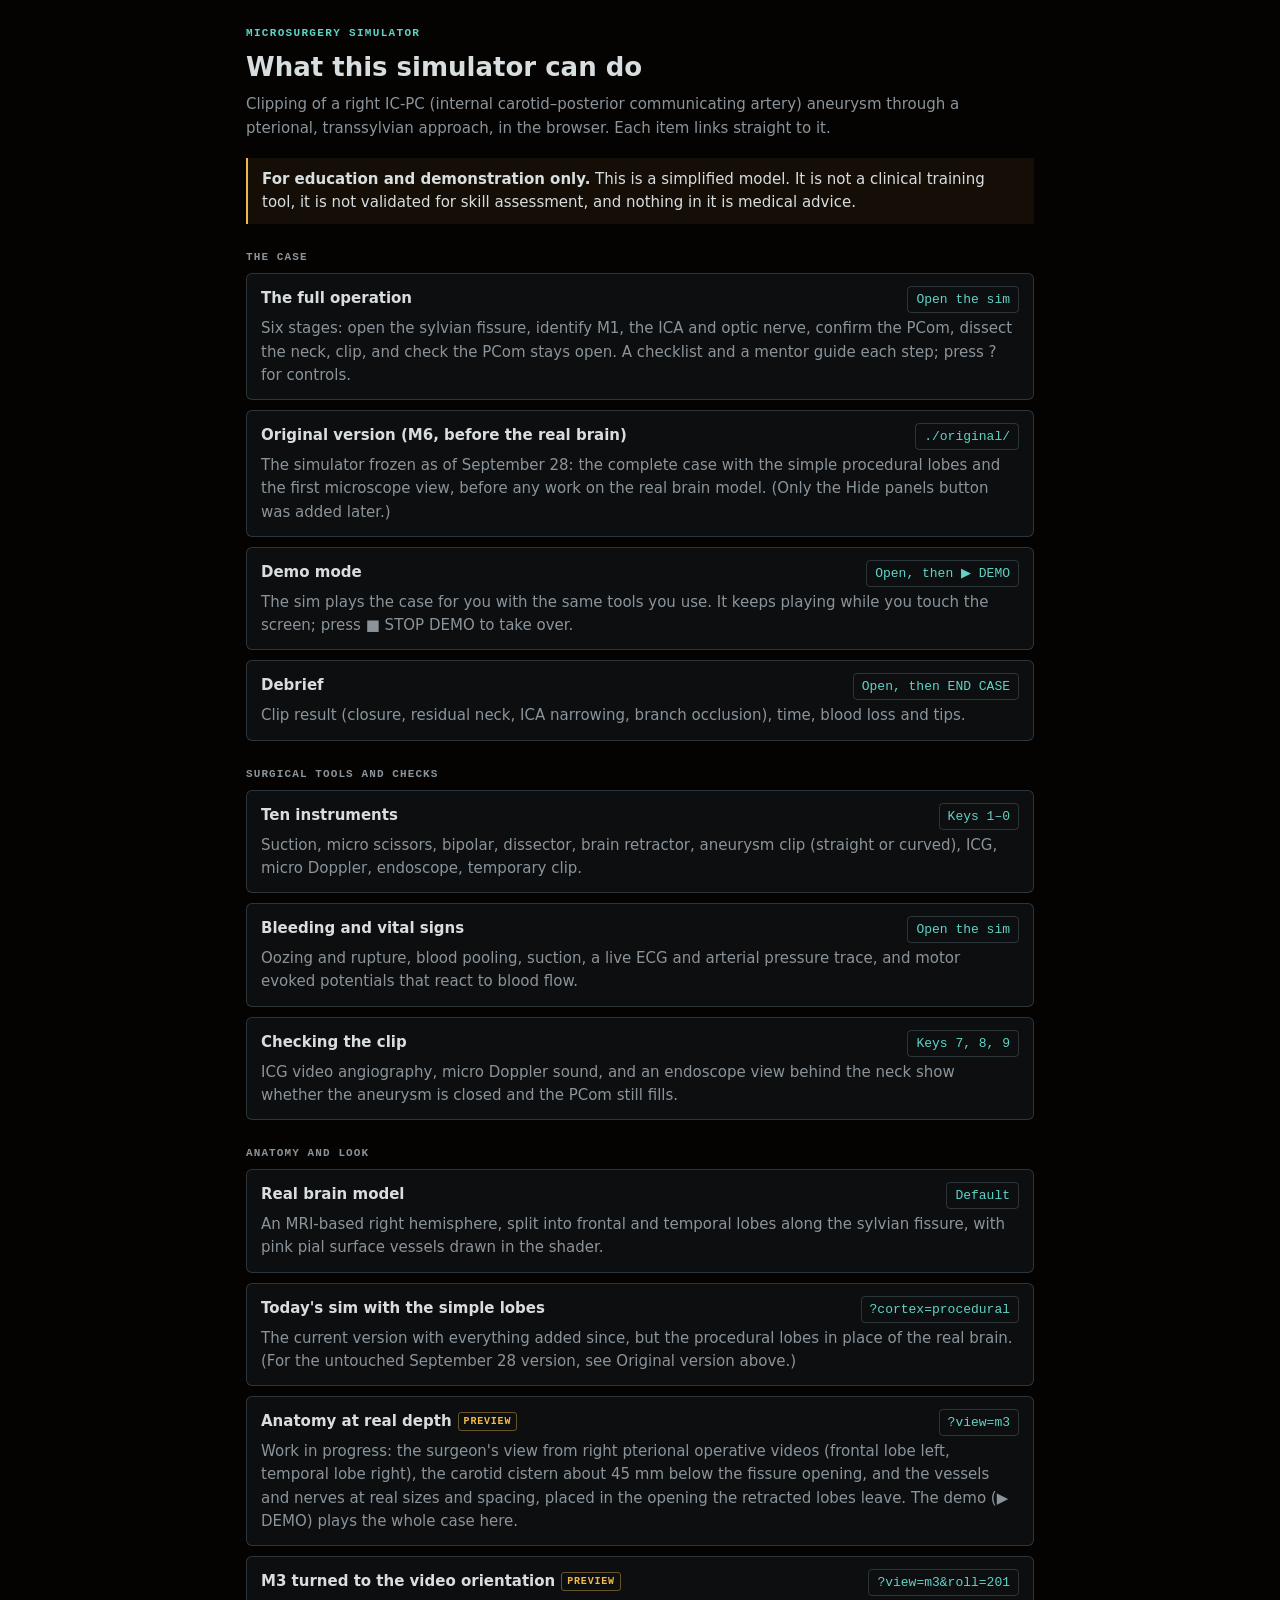
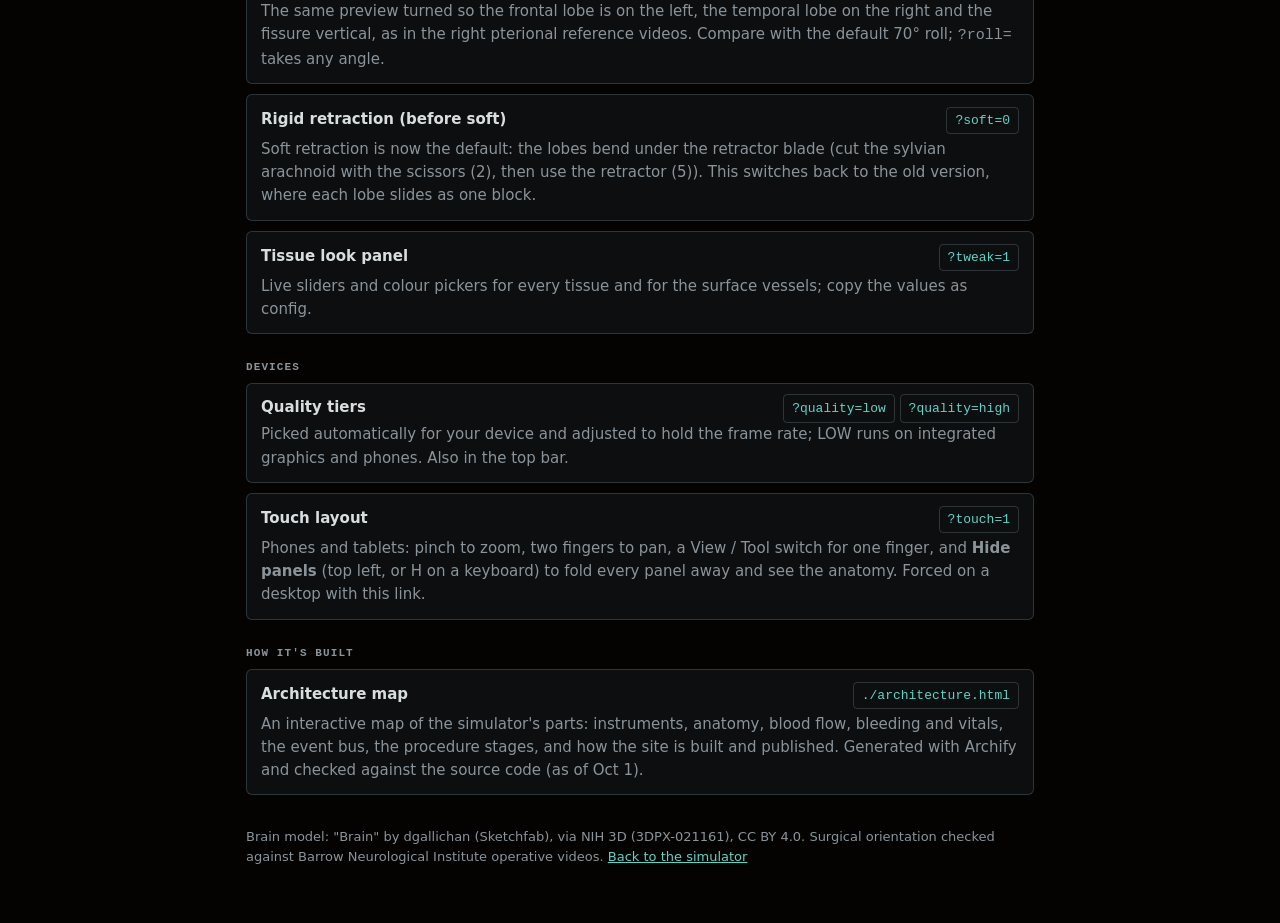
<file: showcase.html>
<!doctype html>
<html lang="en">
<head>
<meta charset="utf-8">
<meta name="viewport" content="width=device-width, initial-scale=1">
<title>IC-PC Clipping Sim Showcase</title>
<link rel="icon" href="data:,">
<meta name="description" content="What the IC-PC aneurysm clipping simulator can do, with a link to try each feature. Education and demonstration only.">
<style>
  :root {
    color-scheme: dark;
    --bg: #050302; --panel: #0c0e10; --border: rgba(160, 190, 200, 0.22);
    --text: #d8dde0; --muted: #8a949a; --accent: #5fd3c6; --warn: #f2b84b;
    --mono: 'JetBrains Mono', 'Cascadia Mono', Consolas, 'SFMono-Regular', monospace;
    --sans: 'Inter', 'Segoe UI', system-ui, sans-serif;
  }
  * { box-sizing: border-box; }
  body { margin: 0; background: var(--bg); color: var(--text); font: 15px/1.55 var(--sans); }
  main { max-width: 820px; margin: 0 auto; padding: 28px 16px 56px; }
  .kicker { font: 600 11px/1 var(--mono); letter-spacing: 0.12em; color: var(--accent); }
  h1 { font-size: 26px; margin: 8px 0 6px; text-wrap: balance; }
  .sub { color: var(--muted); margin: 0 0 18px; }
  .disclaimer { border-left: 2px solid var(--warn); background: rgba(242, 184, 75, 0.06); padding: 10px 14px; margin: 0 0 24px; color: var(--text); }
  h2 { font: 600 11px/1 var(--mono); letter-spacing: 0.1em; text-transform: uppercase; color: var(--muted); margin: 28px 0 10px; }
  ul { list-style: none; margin: 0; padding: 0; display: grid; gap: 10px; }
  li { background: var(--panel); border: 1px solid var(--border); border-radius: 6px; padding: 12px 14px; display: grid; gap: 4px; }
  .row { display: flex; flex-wrap: wrap; gap: 6px 12px; align-items: baseline; justify-content: space-between; }
  .name { font-weight: 600; }
  a.try { font: 500 13px/1 var(--mono); color: var(--accent); text-decoration: none; border: 1px solid var(--border); border-radius: 4px; padding: 6px 8px; }
  a.try:hover, a.try:focus-visible { border-color: var(--accent); outline: none; }
  .desc { color: var(--muted); }
  .tag { font: 600 10px/1 var(--mono); letter-spacing: 0.08em; color: var(--warn); border: 1px solid rgba(242, 184, 75, 0.4); border-radius: 3px; padding: 3px 5px; margin-left: 6px; vertical-align: 2px; }
  footer { margin-top: 32px; color: var(--muted); font-size: 13px; }
  footer a { color: var(--accent); }
</style>
</head>
<body>
<main>
  <div class="kicker">MICROSURGERY SIMULATOR</div>
  <h1>What this simulator can do</h1>
  <p class="sub">Clipping of a right IC-PC (internal carotid–posterior communicating artery) aneurysm through a pterional, transsylvian approach, in the browser. Each item links straight to it.</p>
  <p class="disclaimer"><strong>For education and demonstration only.</strong> This is a simplified model. It is not a clinical training tool, it is not validated for skill assessment, and nothing in it is medical advice.</p>

  <h2>The case</h2>
  <ul>
    <li><div class="row"><span class="name">The full operation</span><a class="try" href="./">Open the sim</a></div>
      <span class="desc">Six stages: open the sylvian fissure, identify M1, the ICA and optic nerve, confirm the PCom, dissect the neck, clip, and check the PCom stays open. A checklist and a mentor guide each step; press ? for controls.</span></li>
    <li><div class="row"><span class="name">Original version (M6, before the real brain)</span><a class="try" href="./original/">./original/</a></div>
      <span class="desc">The simulator frozen as of September 28: the complete case with the simple procedural lobes and the first microscope view, before any work on the real brain model. (Only the Hide panels button was added later.)</span></li>
    <li><div class="row"><span class="name">Demo mode</span><a class="try" href="./">Open, then ▶ DEMO</a></div>
      <span class="desc">The sim plays the case for you with the same tools you use. It keeps playing while you touch the screen; press ■ STOP DEMO to take over.</span></li>
    <li><div class="row"><span class="name">Debrief</span><a class="try" href="./">Open, then END CASE</a></div>
      <span class="desc">Clip result (closure, residual neck, ICA narrowing, branch occlusion), time, blood loss and tips.</span></li>
  </ul>

  <h2>Surgical tools and checks</h2>
  <ul>
    <li><div class="row"><span class="name">Ten instruments</span><a class="try" href="./">Keys 1–0</a></div>
      <span class="desc">Suction, micro scissors, bipolar, dissector, brain retractor, aneurysm clip (straight or curved), ICG, micro Doppler, endoscope, temporary clip.</span></li>
    <li><div class="row"><span class="name">Bleeding and vital signs</span><a class="try" href="./">Open the sim</a></div>
      <span class="desc">Oozing and rupture, blood pooling, suction, a live ECG and arterial pressure trace, and motor evoked potentials that react to blood flow.</span></li>
    <li><div class="row"><span class="name">Checking the clip</span><a class="try" href="./">Keys 7, 8, 9</a></div>
      <span class="desc">ICG video angiography, micro Doppler sound, and an endoscope view behind the neck show whether the aneurysm is closed and the PCom still fills.</span></li>
  </ul>

  <h2>Anatomy and look</h2>
  <ul>
    <li><div class="row"><span class="name">Real brain model</span><a class="try" href="./">Default</a></div>
      <span class="desc">An MRI-based right hemisphere, split into frontal and temporal lobes along the sylvian fissure, with pink pial surface vessels drawn in the shader.</span></li>
    <li><div class="row"><span class="name">Today's sim with the simple lobes</span><a class="try" href="./?cortex=procedural">?cortex=procedural</a></div>
      <span class="desc">The current version with everything added since, but the procedural lobes in place of the real brain. (For the untouched September 28 version, see Original version above.)</span></li>
    <li><div class="row"><span class="name">Anatomy at real depth<span class="tag">PREVIEW</span></span><a class="try" href="./?view=m3">?view=m3</a></div>
      <span class="desc">Work in progress: the surgeon's view from right pterional operative videos (frontal lobe left, temporal lobe right), the carotid cistern about 45 mm below the fissure opening, and the vessels and nerves at real sizes and spacing, placed in the opening the retracted lobes leave. The demo (&#9654; DEMO) plays the whole case here.</span></li>
    <li><div class="row"><span class="name">M3 turned to the video orientation<span class="tag">PREVIEW</span></span><a class="try" href="./?view=m3&amp;roll=201">?view=m3&amp;roll=201</a></div>
      <span class="desc">The same preview turned so the frontal lobe is on the left, the temporal lobe on the right and the fissure vertical, as in the right pterional reference videos. Compare with the default 70&deg; roll; <code>?roll=</code> takes any angle.</span></li>
    <li><div class="row"><span class="name">Rigid retraction (before soft)</span><a class="try" href="./?soft=0">?soft=0</a></div>
      <span class="desc">Soft retraction is now the default: the lobes bend under the retractor blade (cut the sylvian arachnoid with the scissors (2), then use the retractor (5)). This switches back to the old version, where each lobe slides as one block.</span></li>
    <li><div class="row"><span class="name">Tissue look panel</span><a class="try" href="./?tweak=1">?tweak=1</a></div>
      <span class="desc">Live sliders and colour pickers for every tissue and for the surface vessels; copy the values as config.</span></li>
  </ul>

  <h2>Devices</h2>
  <ul>
    <li><div class="row"><span class="name">Quality tiers</span><span><a class="try" href="./?quality=low">?quality=low</a> <a class="try" href="./?quality=high">?quality=high</a></span></div>
      <span class="desc">Picked automatically for your device and adjusted to hold the frame rate; LOW runs on integrated graphics and phones. Also in the top bar.</span></li>
    <li><div class="row"><span class="name">Touch layout</span><a class="try" href="./?touch=1">?touch=1</a></div>
      <span class="desc">Phones and tablets: pinch to zoom, two fingers to pan, a View / Tool switch for one finger, and <b>Hide panels</b> (top left, or H on a keyboard) to fold every panel away and see the anatomy. Forced on a desktop with this link.</span></li>
  </ul>

  <h2>How it's built</h2>
  <ul>
    <li><div class="row"><span class="name">Architecture map</span><a class="try" href="./architecture.html">./architecture.html</a></div>
      <span class="desc">An interactive map of the simulator's parts: instruments, anatomy, blood flow, bleeding and vitals, the event bus, the procedure stages, and how the site is built and published. Generated with Archify and checked against the source code (as of Oct 1).</span></li>
  </ul>

  <footer>Brain model: "Brain" by dgallichan (Sketchfab), via NIH 3D (3DPX-021161), CC BY 4.0. Surgical orientation checked against Barrow Neurological Institute operative videos. <a href="./">Back to the simulator</a></footer>
</main>
</body>
</html>
</file>
